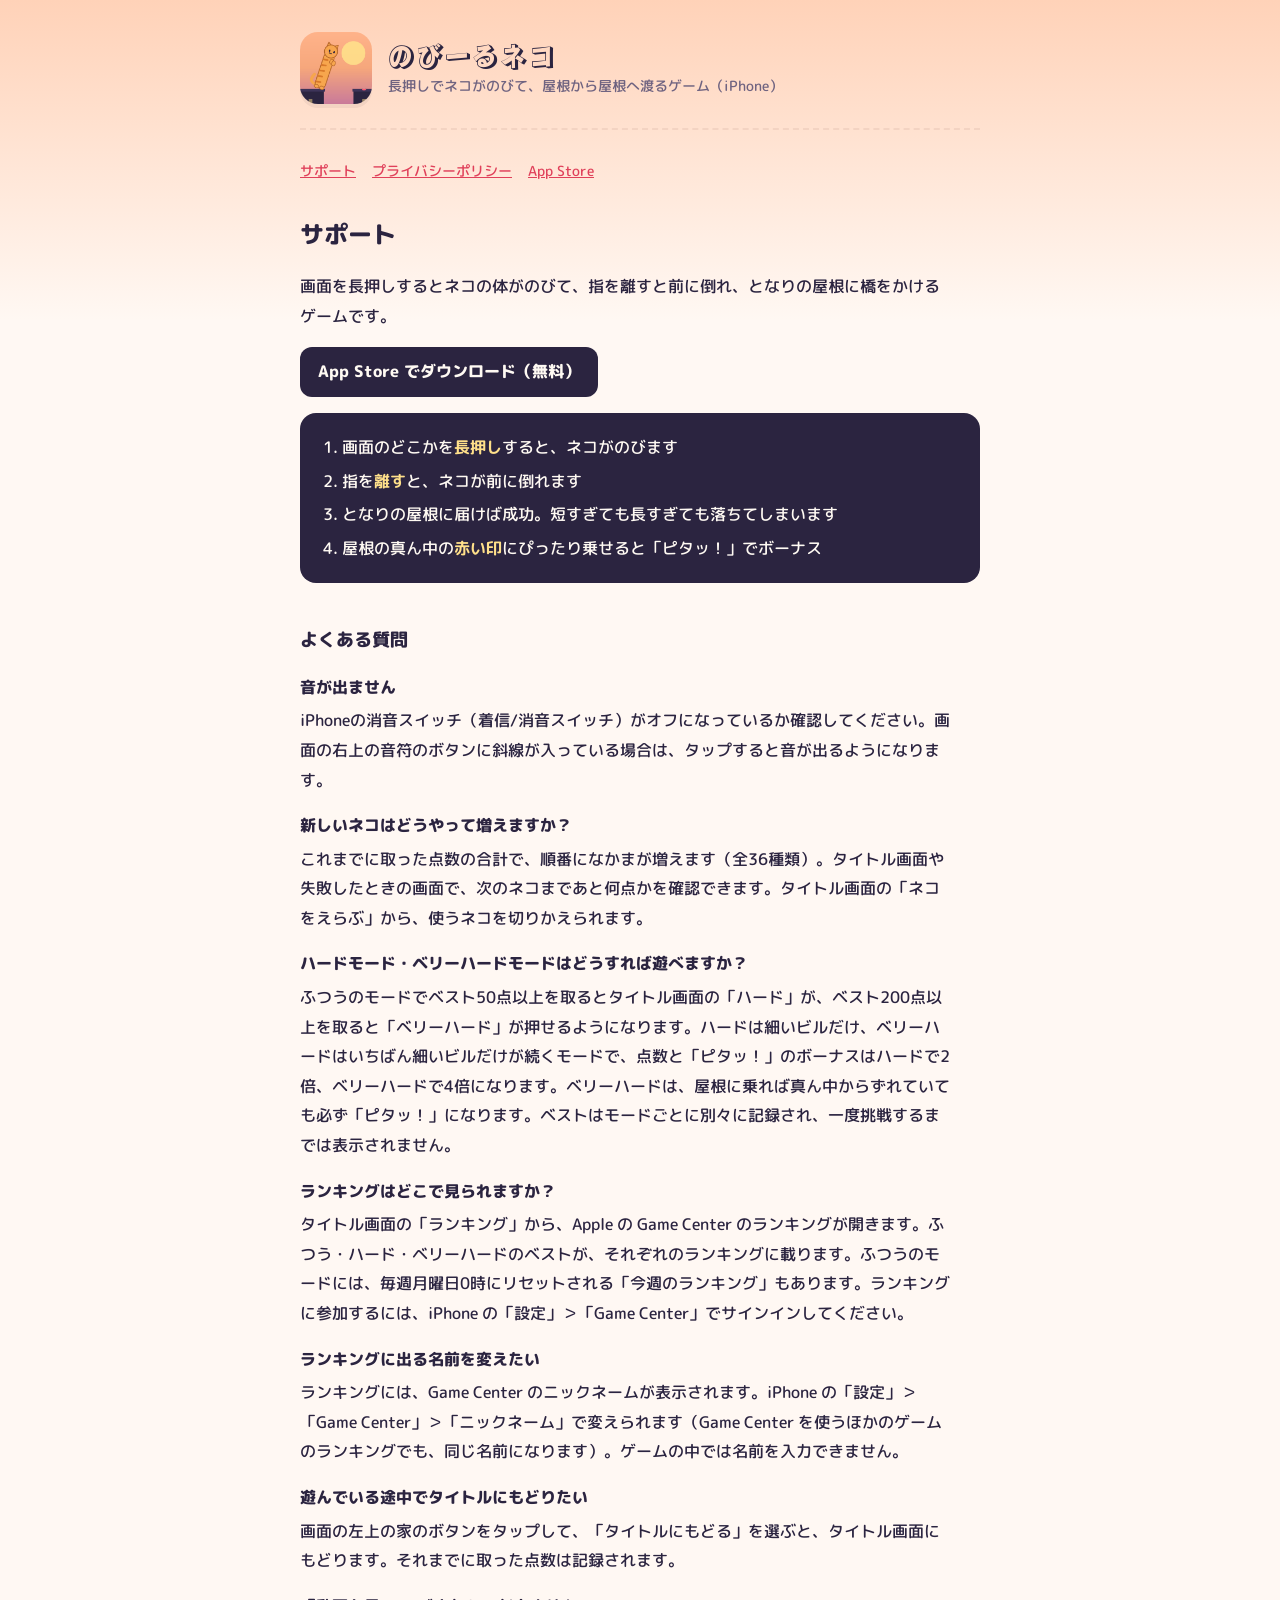
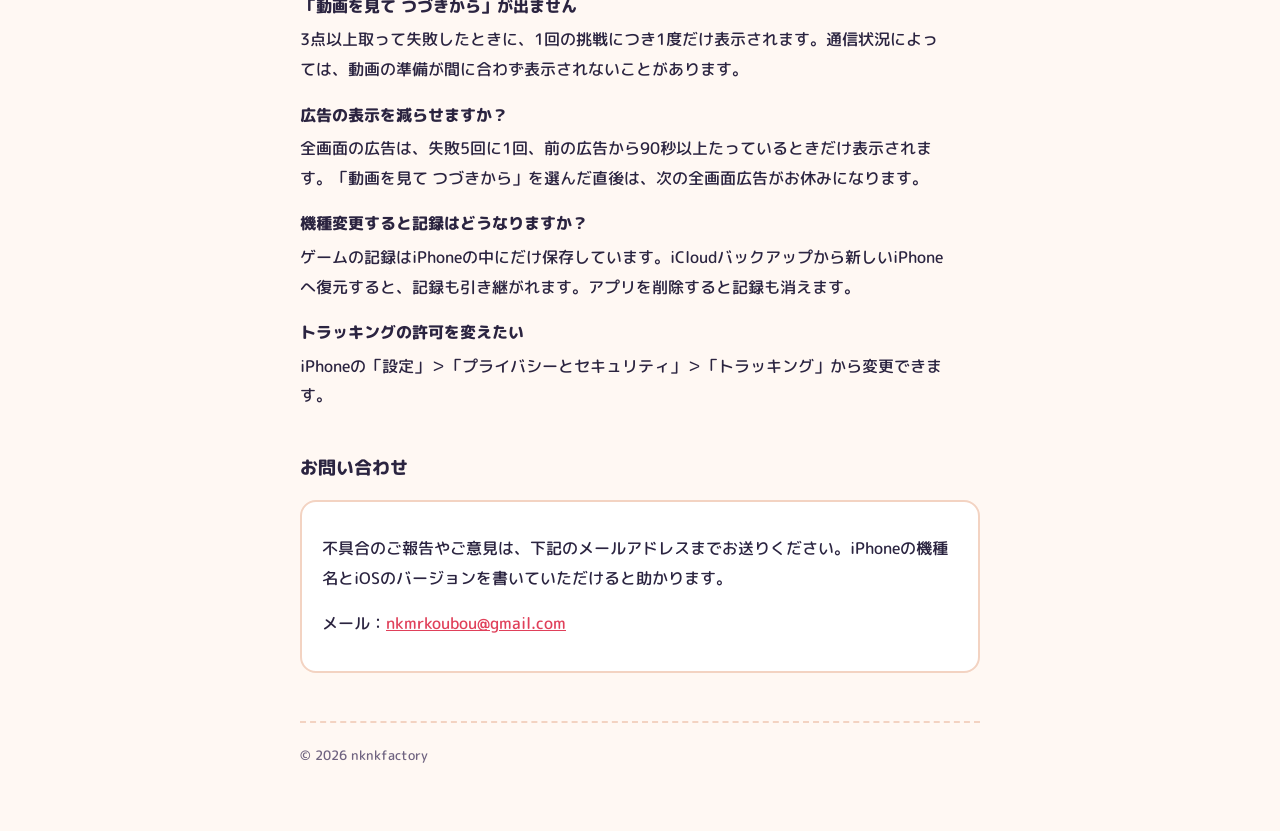
<file: index.html>
<!doctype html>
<html lang="ja">
<head>
<meta charset="utf-8">
<meta name="viewport" content="width=device-width,initial-scale=1">
<title>のびーるネコ サポート</title>
<link rel="icon" href="icon.png">
<link rel="preconnect" href="https://fonts.googleapis.com">
<link rel="preconnect" href="https://fonts.gstatic.com" crossorigin>
<link rel="stylesheet" href="https://fonts.googleapis.com/css2?family=Rampart+One&family=M+PLUS+Rounded+1c:wght@500;800&display=swap">
<link rel="stylesheet" href="style.css">
</head>
<body>
<div class="wrap">
  <header>
    <img src="icon.png" alt="">
    <div>
      <div class="name">のびーるネコ</div>
      <div class="sub">長押しでネコがのびて、屋根から屋根へ渡るゲーム（iPhone）</div>
    </div>
  </header>
  <nav>
    <a href="index.html">サポート</a>
    <a href="privacy.html">プライバシーポリシー</a>
    <a href="https://apps.apple.com/jp/app/id6819089264" target="_blank" rel="noopener">App Store</a>
  </nav>

  <h1>サポート</h1>
  <p>画面を長押しするとネコの体がのびて、指を離すと前に倒れ、となりの屋根に橋をかけるゲームです。</p>
  <p><a class="store" href="https://apps.apple.com/jp/app/id6819089264" target="_blank" rel="noopener">App Store でダウンロード（無料）</a></p>

  <ol class="howto">
    <li>画面のどこかを<b>長押し</b>すると、ネコがのびます</li>
    <li>指を<b>離す</b>と、ネコが前に倒れます</li>
    <li>となりの屋根に届けば成功。短すぎても長すぎても落ちてしまいます</li>
    <li>屋根の真ん中の<b>赤い印</b>にぴったり乗せると「ピタッ！」でボーナス</li>
  </ol>

  <h2>よくある質問</h2>
  <dl>
    <dt>音が出ません</dt>
    <dd>iPhoneの消音スイッチ（着信/消音スイッチ）がオフになっているか確認してください。画面の右上の音符のボタンに斜線が入っている場合は、タップすると音が出るようになります。</dd>

    <dt>新しいネコはどうやって増えますか？</dt>
    <dd>これまでに取った点数の合計で、順番になかまが増えます（全36種類）。タイトル画面や失敗したときの画面で、次のネコまであと何点かを確認できます。タイトル画面の「ネコをえらぶ」から、使うネコを切りかえられます。</dd>

    <dt>ハードモード・ベリーハードモードはどうすれば遊べますか？</dt>
    <dd>ふつうのモードでベスト50点以上を取るとタイトル画面の「ハード」が、ベスト200点以上を取ると「ベリーハード」が押せるようになります。ハードは細いビルだけ、ベリーハードはいちばん細いビルだけが続くモードで、点数と「ピタッ！」のボーナスはハードで2倍、ベリーハードで4倍になります。ベリーハードは、屋根に乗れば真ん中からずれていても必ず「ピタッ！」になります。ベストはモードごとに別々に記録され、一度挑戦するまでは表示されません。</dd>

    <dt>ランキングはどこで見られますか？</dt>
    <dd>タイトル画面の「ランキング」から、Apple の Game Center のランキングが開きます。ふつう・ハード・ベリーハードのベストが、それぞれのランキングに載ります。ふつうのモードには、毎週月曜日0時にリセットされる「今週のランキング」もあります。ランキングに参加するには、iPhone の「設定」＞「Game Center」でサインインしてください。</dd>

    <dt>ランキングに出る名前を変えたい</dt>
    <dd>ランキングには、Game Center のニックネームが表示されます。iPhone の「設定」＞「Game Center」＞「ニックネーム」で変えられます（Game Center を使うほかのゲームのランキングでも、同じ名前になります）。ゲームの中では名前を入力できません。</dd>

    <dt>遊んでいる途中でタイトルにもどりたい</dt>
    <dd>画面の左上の家のボタンをタップして、「タイトルにもどる」を選ぶと、タイトル画面にもどります。それまでに取った点数は記録されます。</dd>

    <dt>「動画を見て つづきから」が出ません</dt>
    <dd>3点以上取って失敗したときに、1回の挑戦につき1度だけ表示されます。通信状況によっては、動画の準備が間に合わず表示されないことがあります。</dd>

    <dt>広告の表示を減らせますか？</dt>
    <dd>全画面の広告は、失敗5回に1回、前の広告から90秒以上たっているときだけ表示されます。「動画を見て つづきから」を選んだ直後は、次の全画面広告がお休みになります。</dd>

    <dt>機種変更すると記録はどうなりますか？</dt>
    <dd>ゲームの記録はiPhoneの中にだけ保存しています。iCloudバックアップから新しいiPhoneへ復元すると、記録も引き継がれます。アプリを削除すると記録も消えます。</dd>

    <dt>トラッキングの許可を変えたい</dt>
    <dd>iPhoneの「設定」＞「プライバシーとセキュリティ」＞「トラッキング」から変更できます。</dd>
  </dl>

  <h2>お問い合わせ</h2>
  <div class="card">
    <p>不具合のご報告やご意見は、下記のメールアドレスまでお送りください。iPhoneの機種名とiOSのバージョンを書いていただけると助かります。</p>
    <p>メール：<a href="mailto:nkmrkoubou@gmail.com">nkmrkoubou@gmail.com</a></p>
  </div>

  <footer>© 2026 nknkfactory</footer>
</div>
</body>
</html>
</file>
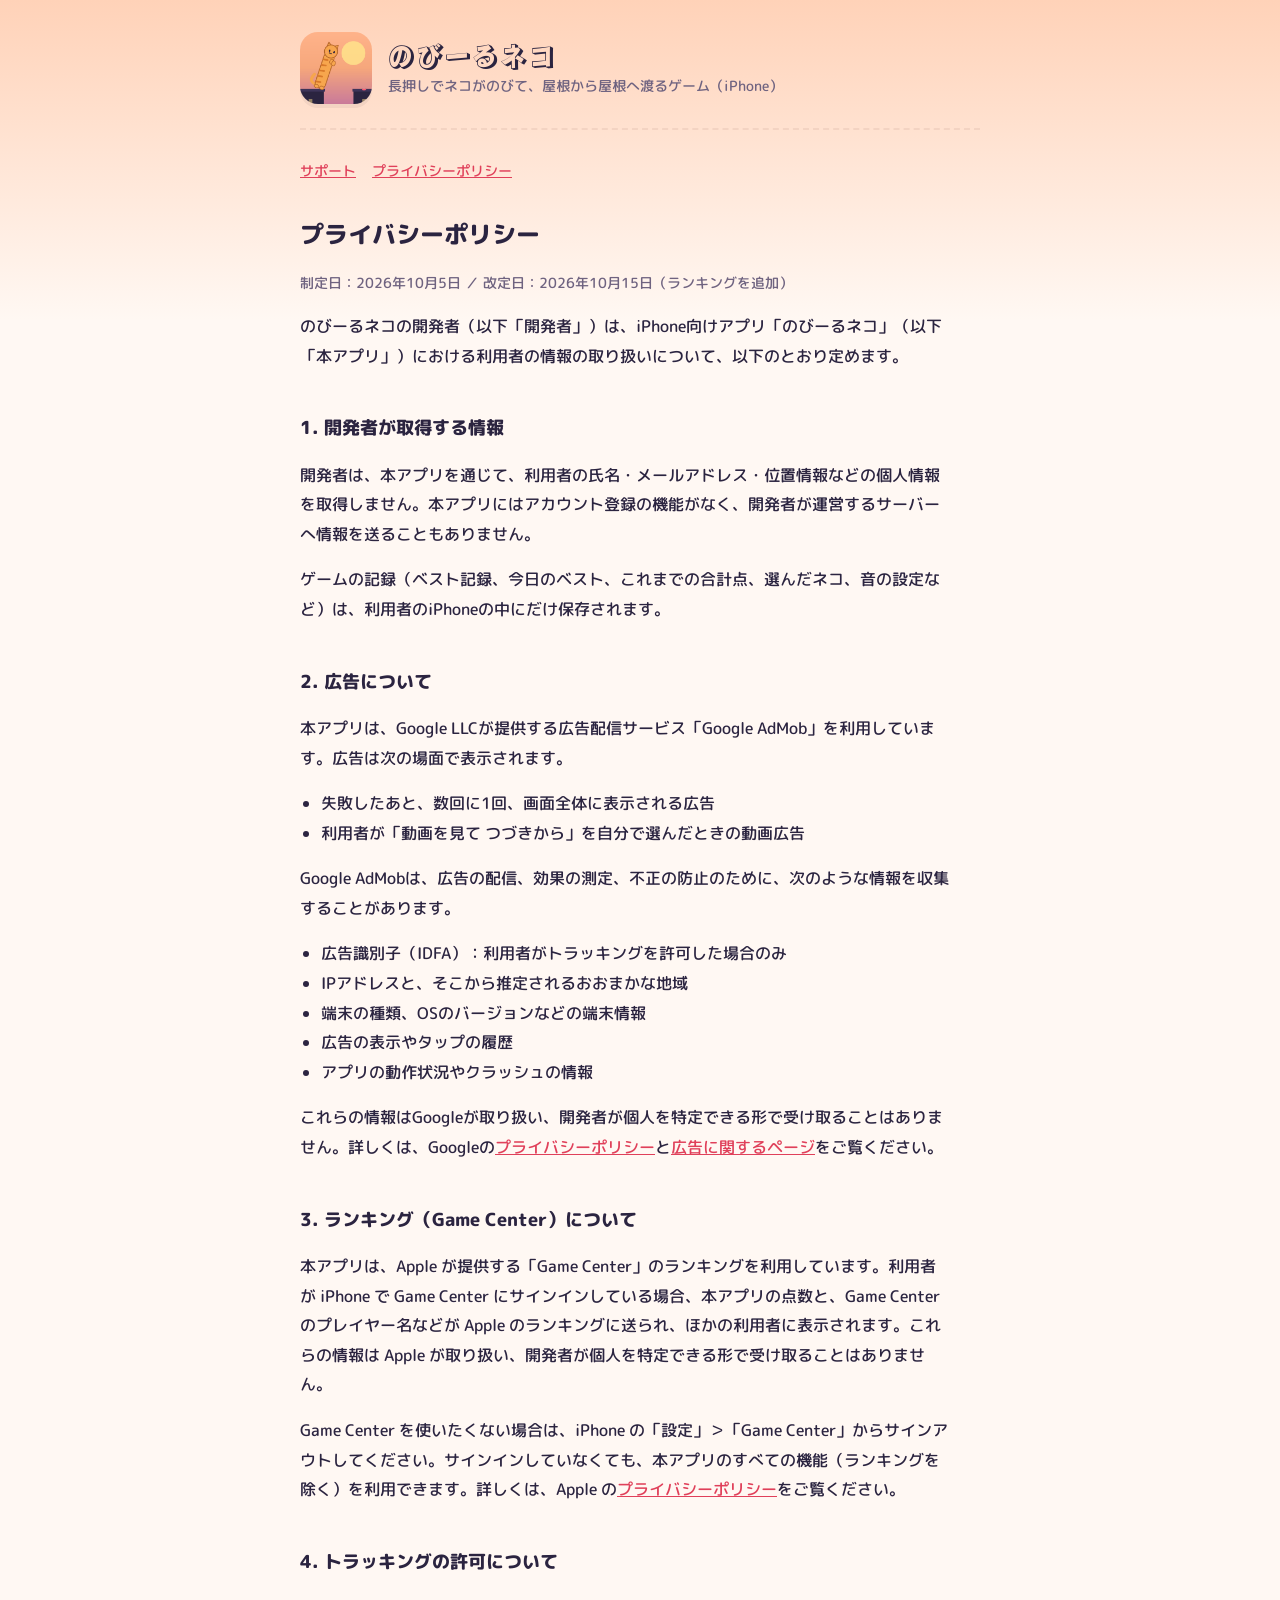
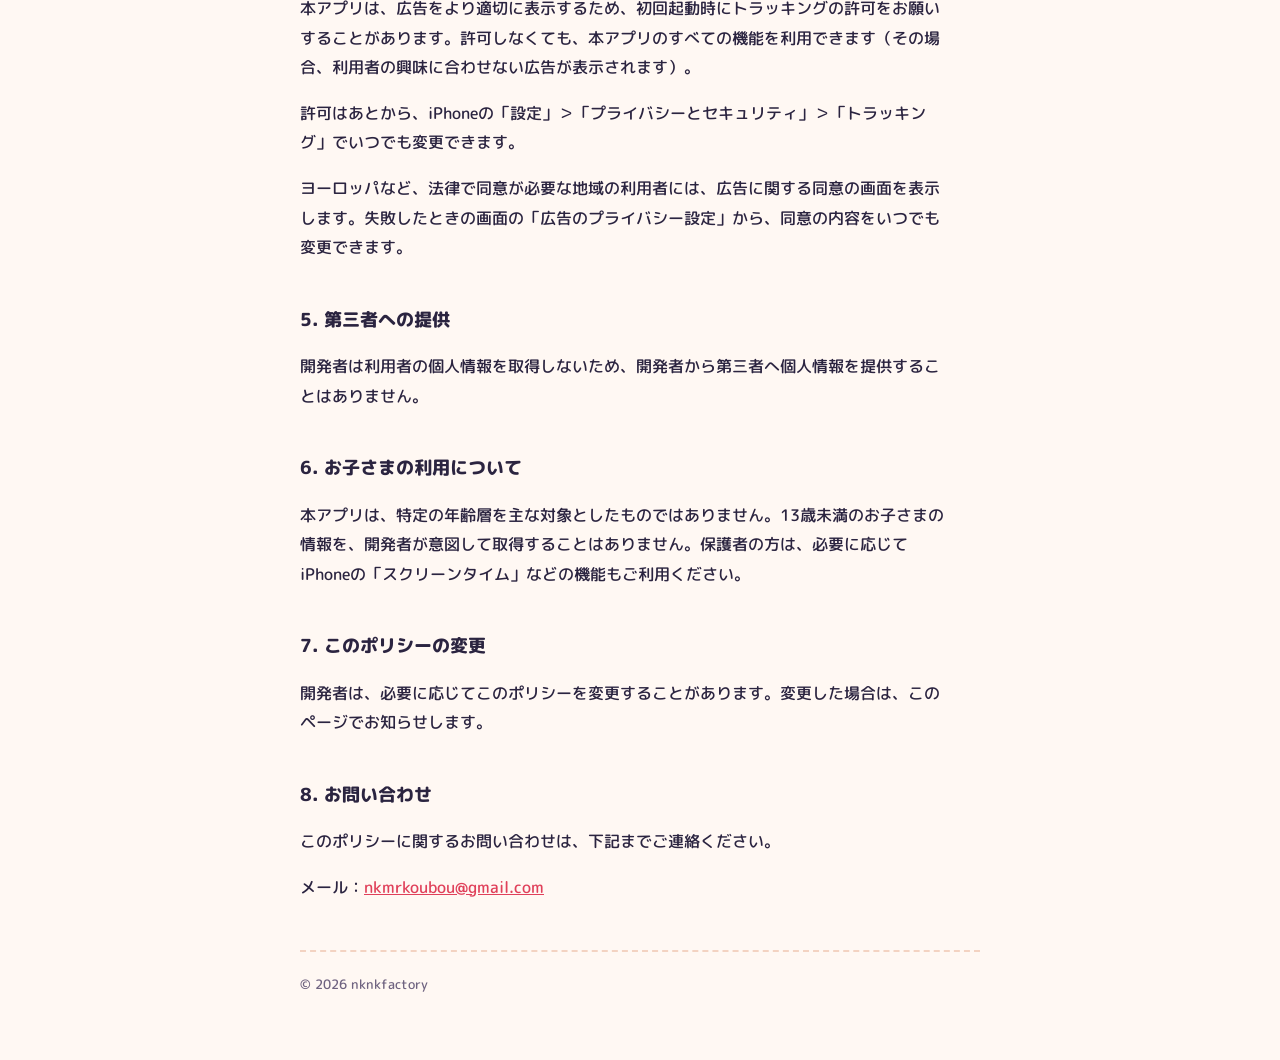
<file: privacy.html>
<!doctype html>
<html lang="ja">
<head>
<meta charset="utf-8">
<meta name="viewport" content="width=device-width,initial-scale=1">
<title>のびーるネコ プライバシーポリシー</title>
<link rel="icon" href="icon.png">
<link rel="preconnect" href="https://fonts.googleapis.com">
<link rel="preconnect" href="https://fonts.gstatic.com" crossorigin>
<link rel="stylesheet" href="https://fonts.googleapis.com/css2?family=Rampart+One&family=M+PLUS+Rounded+1c:wght@500;800&display=swap">
<link rel="stylesheet" href="style.css">
</head>
<body>
<div class="wrap">
  <header>
    <img src="icon.png" alt="">
    <div>
      <div class="name">のびーるネコ</div>
      <div class="sub">長押しでネコがのびて、屋根から屋根へ渡るゲーム（iPhone）</div>
    </div>
  </header>
  <nav>
    <a href="index.html">サポート</a>
    <a href="privacy.html">プライバシーポリシー</a>
  </nav>

  <h1>プライバシーポリシー</h1>
  <p class="meta">制定日：2026年10月5日 ／ 改定日：2026年10月15日（ランキングを追加）</p>
  <p>のびーるネコの開発者（以下「開発者」）は、iPhone向けアプリ「のびーるネコ」（以下「本アプリ」）における利用者の情報の取り扱いについて、以下のとおり定めます。</p>

  <h2>1. 開発者が取得する情報</h2>
  <p>開発者は、本アプリを通じて、利用者の氏名・メールアドレス・位置情報などの個人情報を取得しません。本アプリにはアカウント登録の機能がなく、開発者が運営するサーバーへ情報を送ることもありません。</p>
  <p>ゲームの記録（ベスト記録、今日のベスト、これまでの合計点、選んだネコ、音の設定など）は、利用者のiPhoneの中にだけ保存されます。</p>

  <h2>2. 広告について</h2>
  <p>本アプリは、Google LLCが提供する広告配信サービス「Google AdMob」を利用しています。広告は次の場面で表示されます。</p>
  <ul>
    <li>失敗したあと、数回に1回、画面全体に表示される広告</li>
    <li>利用者が「動画を見て つづきから」を自分で選んだときの動画広告</li>
  </ul>
  <p>Google AdMobは、広告の配信、効果の測定、不正の防止のために、次のような情報を収集することがあります。</p>
  <ul>
    <li>広告識別子（IDFA）：利用者がトラッキングを許可した場合のみ</li>
    <li>IPアドレスと、そこから推定されるおおまかな地域</li>
    <li>端末の種類、OSのバージョンなどの端末情報</li>
    <li>広告の表示やタップの履歴</li>
    <li>アプリの動作状況やクラッシュの情報</li>
  </ul>
  <p>これらの情報はGoogleが取り扱い、開発者が個人を特定できる形で受け取ることはありません。詳しくは、Googleの<a href="https://policies.google.com/privacy" target="_blank" rel="noopener">プライバシーポリシー</a>と<a href="https://policies.google.com/technologies/ads" target="_blank" rel="noopener">広告に関するページ</a>をご覧ください。</p>

  <h2>3. ランキング（Game Center）について</h2>
  <p>本アプリは、Apple が提供する「Game Center」のランキングを利用しています。利用者が iPhone で Game Center にサインインしている場合、本アプリの点数と、Game Center のプレイヤー名などが Apple のランキングに送られ、ほかの利用者に表示されます。これらの情報は Apple が取り扱い、開発者が個人を特定できる形で受け取ることはありません。</p>
  <p>Game Center を使いたくない場合は、iPhone の「設定」＞「Game Center」からサインアウトしてください。サインインしていなくても、本アプリのすべての機能（ランキングを除く）を利用できます。詳しくは、Apple の<a href="https://www.apple.com/jp/legal/privacy/" target="_blank" rel="noopener">プライバシーポリシー</a>をご覧ください。</p>

  <h2>4. トラッキングの許可について</h2>
  <p>本アプリは、広告をより適切に表示するため、初回起動時にトラッキングの許可をお願いすることがあります。許可しなくても、本アプリのすべての機能を利用できます（その場合、利用者の興味に合わせない広告が表示されます）。</p>
  <p>許可はあとから、iPhoneの「設定」＞「プライバシーとセキュリティ」＞「トラッキング」でいつでも変更できます。</p>
  <p>ヨーロッパなど、法律で同意が必要な地域の利用者には、広告に関する同意の画面を表示します。失敗したときの画面の「広告のプライバシー設定」から、同意の内容をいつでも変更できます。</p>

  <h2>5. 第三者への提供</h2>
  <p>開発者は利用者の個人情報を取得しないため、開発者から第三者へ個人情報を提供することはありません。</p>

  <h2>6. お子さまの利用について</h2>
  <p>本アプリは、特定の年齢層を主な対象としたものではありません。13歳未満のお子さまの情報を、開発者が意図して取得することはありません。保護者の方は、必要に応じてiPhoneの「スクリーンタイム」などの機能もご利用ください。</p>

  <h2>7. このポリシーの変更</h2>
  <p>開発者は、必要に応じてこのポリシーを変更することがあります。変更した場合は、このページでお知らせします。</p>

  <h2>8. お問い合わせ</h2>
  <p>このポリシーに関するお問い合わせは、下記までご連絡ください。</p>
  <p>メール：<a href="mailto:nkmrkoubou@gmail.com">nkmrkoubou@gmail.com</a></p>

  <footer>© 2026 nknkfactory</footer>
</div>
</body>
</html>
</file>
<file: style.css>
/* のびーるネコのサポートサイト。ゲームと同じ、夕焼けの空と夜の屋根の色。
   作りは つみつみネコタワー（/nekotower/）のサポートサイトとそろえている。 */
:root{
  --dusk:#ffd2b8; --paper:#fff8f3; --line:#f3d3c2; --ink:#2b2440; --muted:#6f6380; --accent:#e0405a; --roof:#2b2440;
  --display:'Rampart One','Hiragino Sans','Yu Gothic',sans-serif;
  --round:'M PLUS Rounded 1c','Hiragino Maru Gothic ProN','Hiragino Sans','Yu Gothic',sans-serif;
  color-scheme:light;
}
*{box-sizing:border-box}
body{margin:0;background:linear-gradient(var(--dusk),var(--paper) 320px);background-color:var(--paper);color:var(--ink);font-family:var(--round);font-weight:500;line-height:1.85;font-size:16px}
.wrap{max-width:720px;margin:0 auto;padding-inline:20px;padding-block:32px 64px}
header{display:flex;align-items:center;gap:16px;padding-bottom:24px;border-bottom:2px dashed var(--line);margin-bottom:28px}
header img{width:72px;height:72px;border-radius:18px;box-shadow:0 4px 0 var(--line)}
header .name{font-family:var(--display);font-size:28px;line-height:1.25}
header .sub{color:var(--muted);font-size:14px}
nav{display:flex;flex-wrap:wrap;gap:8px 16px;margin-bottom:28px;font-size:14px}
a{color:var(--accent)}
a:focus-visible{outline:3px solid var(--accent);outline-offset:2px;border-radius:4px}
h1{font-weight:800;font-size:24px;margin:0 0 8px;text-wrap:balance}
h2{font-weight:800;font-size:18px;margin:36px 0 8px;padding-top:4px;text-wrap:balance}
p,li,dd{max-width:65ch}
ul,ol{padding-left:1.3em}
.meta{color:var(--muted);font-size:14px}
.card{background:#fff;border:2px solid var(--line);border-radius:16px;padding:16px 20px;margin:16px 0}
.howto{background:var(--roof);color:#fffaf3;border-radius:16px;padding:16px 20px 16px 2.6em;margin:16px 0}
.howto li{margin:4px 0}
.howto b{color:#ffe08a}
footer{margin-top:48px;padding-top:20px;border-top:2px dashed var(--line);color:var(--muted);font-size:13px}
dt{font-weight:800;margin-top:16px}
dd{margin:4px 0 0}
.store{display:inline-block;background:var(--roof);color:#fffaf3;text-decoration:none;font-weight:800;border-radius:12px;padding:10px 18px}
.store:hover{opacity:.9}
</file>
